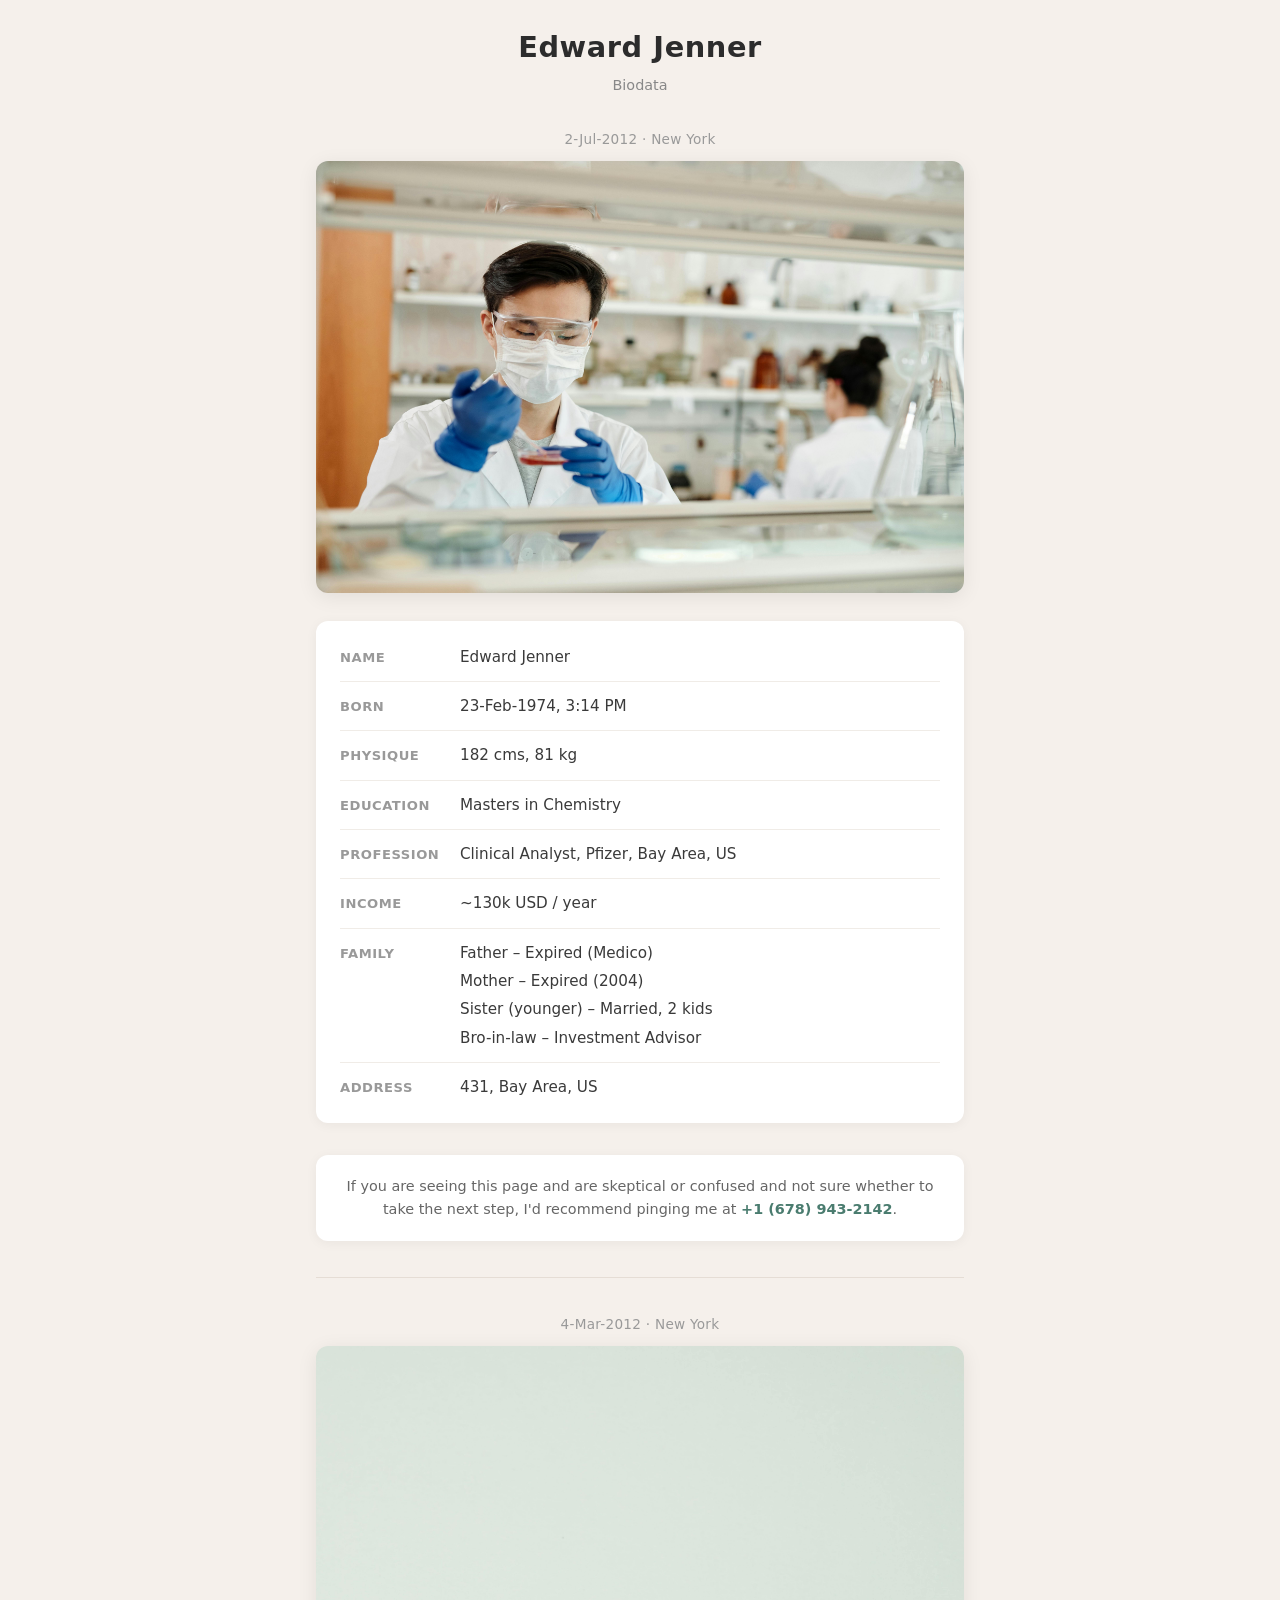
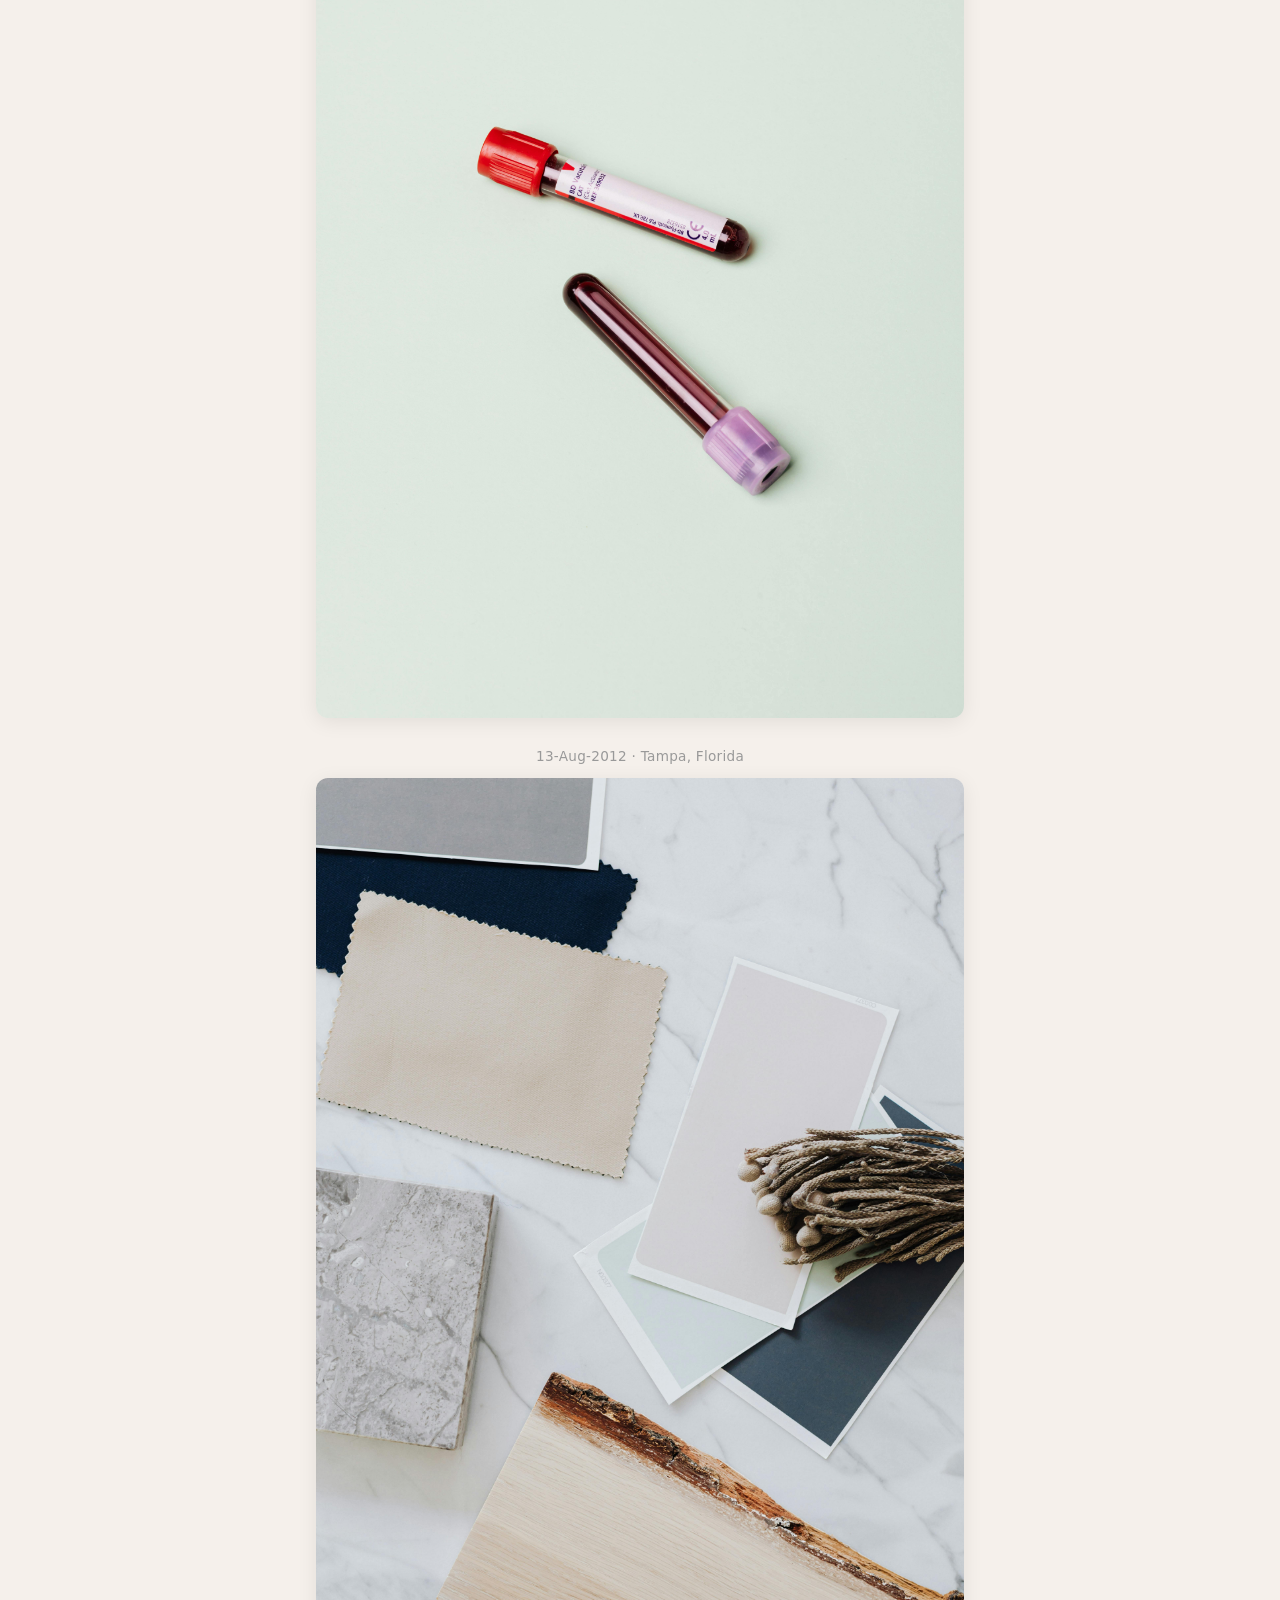
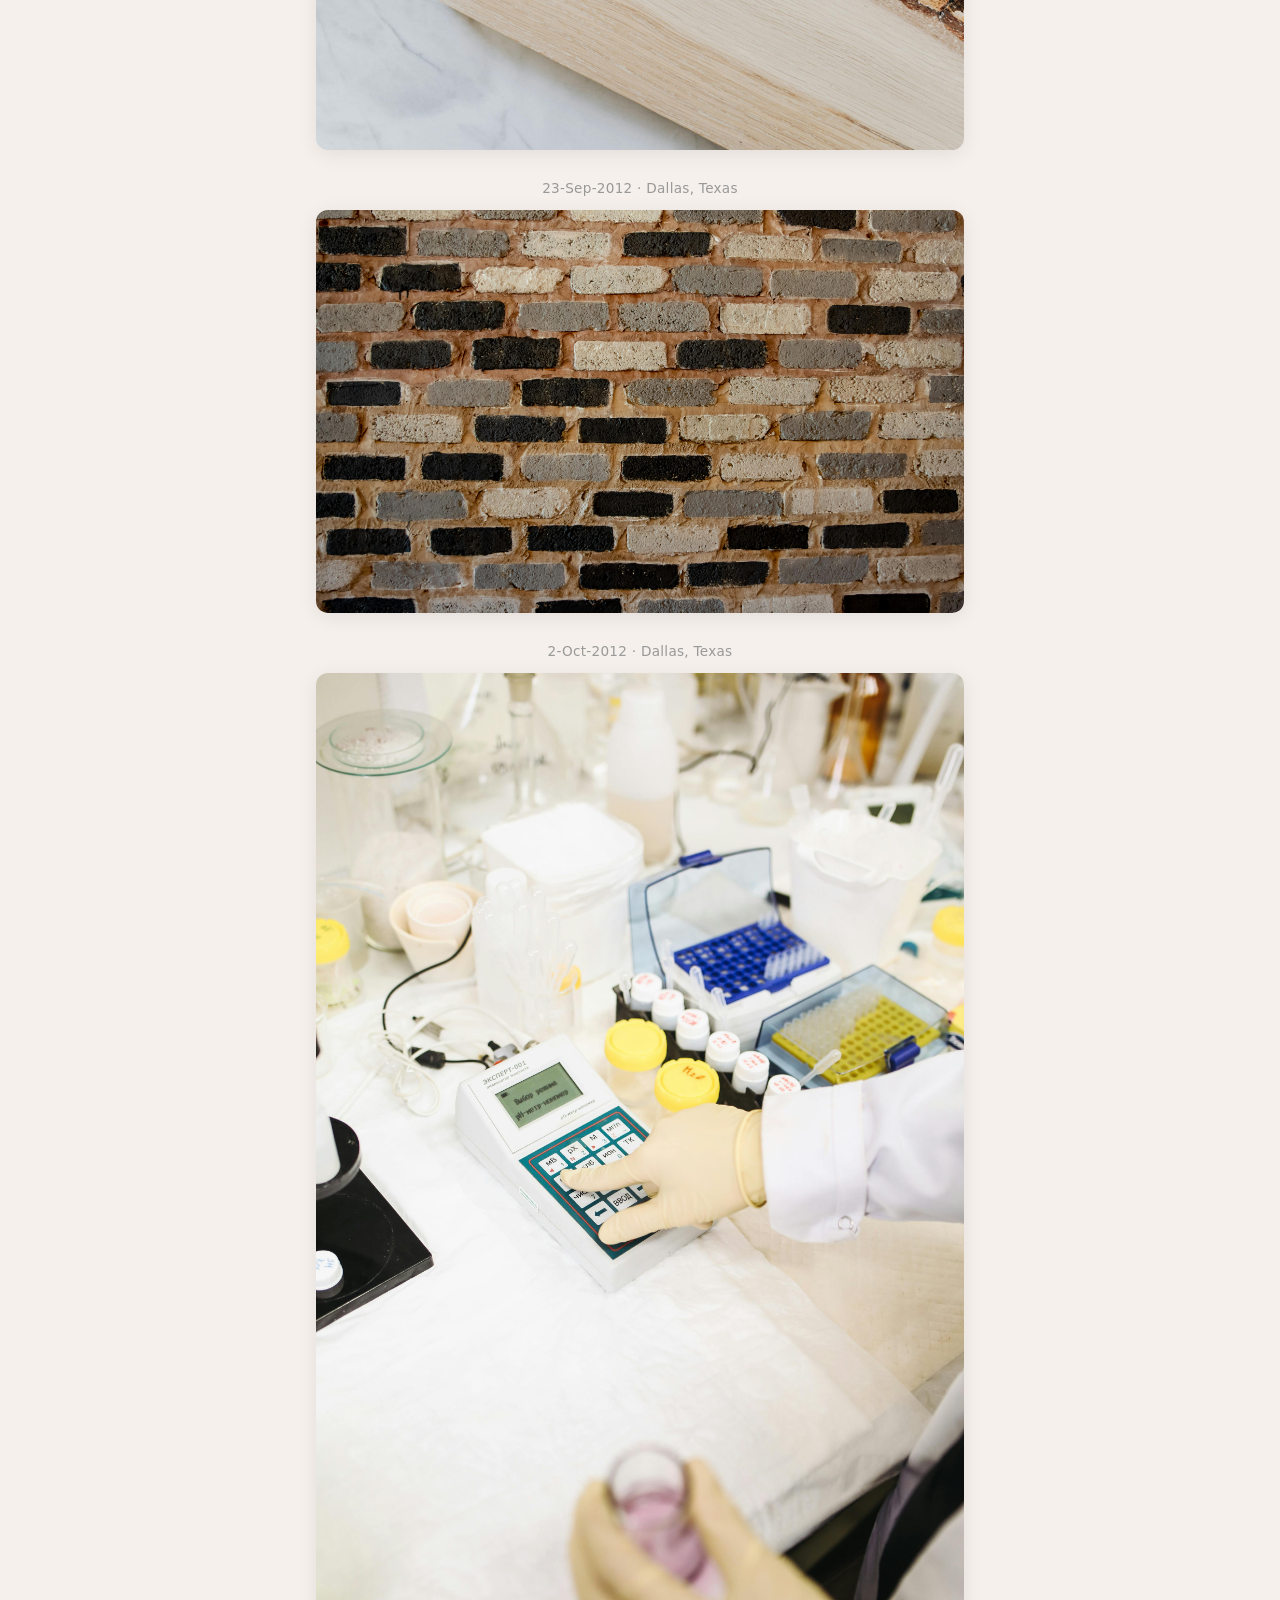
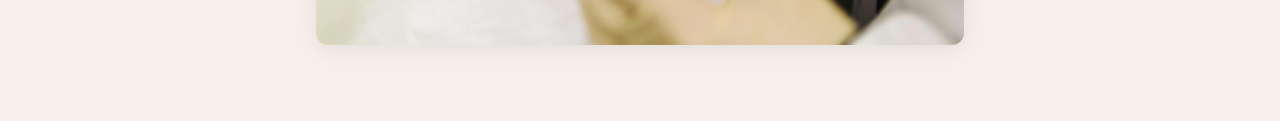
<file: biodata/index.html>
<!DOCTYPE html>
<html lang="en">
<head>
  <meta charset="UTF-8">
  <meta name="viewport" content="width=device-width, initial-scale=1.0">
  <title>Biodata - Edward Jenner</title>
  <style>
    *, *::before, *::after {
      box-sizing: border-box;
      margin: 0;
      padding: 0;
    }

    body {
      font-family: 'Segoe UI', system-ui, -apple-system, sans-serif;
      background: #f5f0eb;
      color: #3a3a3a;
      line-height: 1.6;
    }

    .container {
      max-width: 680px;
      margin: 0 auto;
      padding: 24px 16px 48px;
    }

    .header {
      text-align: center;
      margin-bottom: 32px;
    }

    .header h1 {
      font-size: 1.8rem;
      font-weight: 600;
      color: #2c2c2c;
      letter-spacing: 0.02em;
    }

    .header .subtitle {
      font-size: 0.9rem;
      color: #888;
      margin-top: 4px;
    }

    .profile-photo {
      width: 100%;
      border-radius: 12px;
      overflow: hidden;
      margin-bottom: 28px;
      box-shadow: 0 4px 20px rgba(0,0,0,0.08);
    }

    .profile-photo img {
      width: 100%;
      height: auto;
      display: block;
    }

    .info-card {
      background: #fff;
      border-radius: 12px;
      padding: 24px;
      margin-bottom: 28px;
      box-shadow: 0 2px 12px rgba(0,0,0,0.05);
    }

    .info-row {
      display: flex;
      padding: 12px 0;
      border-bottom: 1px solid #f0ece7;
    }

    .info-row:last-child {
      border-bottom: none;
      padding-bottom: 0;
    }

    .info-row:first-child {
      padding-top: 0;
    }

    .info-label {
      flex: 0 0 120px;
      font-size: 0.82rem;
      font-weight: 600;
      color: #999;
      text-transform: uppercase;
      letter-spacing: 0.04em;
      padding-top: 2px;
    }

    .info-value {
      flex: 1;
      font-size: 0.95rem;
      color: #3a3a3a;
    }

    .info-value .family-item {
      margin-bottom: 4px;
    }

    .info-value .family-item:last-child {
      margin-bottom: 0;
    }

    .photo-section {
      margin-bottom: 28px;
    }

    .photo-section .caption {
      font-size: 0.85rem;
      color: #999;
      text-align: center;
      margin-bottom: 10px;
      font-weight: 500;
      letter-spacing: 0.02em;
    }

    .photo-section .photo-frame {
      width: 100%;
      border-radius: 12px;
      overflow: hidden;
      box-shadow: 0 4px 20px rgba(0,0,0,0.08);
    }

    .photo-section .photo-frame img {
      width: 100%;
      height: auto;
      display: block;
    }

    .note {
      background: #fff;
      border-radius: 12px;
      padding: 20px 24px;
      margin-top: 32px;
      box-shadow: 0 2px 12px rgba(0,0,0,0.05);
      text-align: center;
      font-size: 0.9rem;
      color: #666;
    }

    .note a {
      color: #4a7c6f;
      text-decoration: none;
      font-weight: 600;
    }

    .note a:hover {
      text-decoration: underline;
    }

    .divider {
      height: 1px;
      background: #e5ddd5;
      margin: 36px 0;
    }

    @media (max-width: 480px) {
      .container {
        padding: 16px 12px 40px;
      }

      .header h1 {
        font-size: 1.5rem;
      }

      .info-card {
        padding: 16px;
      }

      .info-row {
        flex-direction: column;
        padding: 10px 0;
      }

      .info-label {
        flex: none;
        margin-bottom: 2px;
        font-size: 0.75rem;
      }

      .info-value {
        font-size: 0.9rem;
      }
    }
  </style>
</head>
<body>
  <div class="container">

    <div class="header">
      <h1>Edward Jenner</h1>
      <div class="subtitle">Biodata</div>
    </div>

    <div class="photo-section">
      <div class="caption">2-Jul-2012 &middot; New York</div>
      <div class="photo-frame">
        <img src="images/pexels-edward-jenner-4033148.jpg" alt="Edward Jenner">
      </div>
    </div>

    <div class="info-card">
      <div class="info-row">
        <div class="info-label">Name</div>
        <div class="info-value">Edward Jenner</div>
      </div>
      <div class="info-row">
        <div class="info-label">Born</div>
        <div class="info-value">23-Feb-1974, 3:14 PM</div>
      </div>
      <div class="info-row">
        <div class="info-label">Physique</div>
        <div class="info-value">182 cms, 81 kg</div>
      </div>
      <div class="info-row">
        <div class="info-label">Education</div>
        <div class="info-value">Masters in Chemistry</div>
      </div>
      <div class="info-row">
        <div class="info-label">Profession</div>
        <div class="info-value">Clinical Analyst, Pfizer, Bay Area, US</div>
      </div>
      <div class="info-row">
        <div class="info-label">Income</div>
        <div class="info-value">~130k USD / year</div>
      </div>
      <div class="info-row">
        <div class="info-label">Family</div>
        <div class="info-value">
          <div class="family-item">Father &ndash; Expired (Medico)</div>
          <div class="family-item">Mother &ndash; Expired (2004)</div>
          <div class="family-item">Sister (younger) &ndash; Married, 2 kids</div>
          <div class="family-item">Bro-in-law &ndash; Investment Advisor</div>
        </div>
      </div>
      <div class="info-row">
        <div class="info-label">Address</div>
        <div class="info-value">431, Bay Area, US</div>
      </div>
    </div>

    <div class="note">
      If you are seeing this page and are skeptical or confused and not sure whether to take the next step, I'd recommend pinging me at
      <a href="tel:+16789432142">+1 (678) 943-2142</a>.
    </div>

    <div class="divider"></div>

    <div class="photo-section">
      <div class="caption">4-Mar-2012 &middot; New York</div>
      <div class="photo-frame">
        <img src="images/pexels-karola-g-4047150.jpg" alt="New York, Mar 2012">
      </div>
    </div>

    <div class="photo-section">
      <div class="caption">13-Aug-2012 &middot; Tampa, Florida</div>
      <div class="photo-frame">
        <img src="images/pexels-karola-g-4968698.jpg" alt="Tampa, Florida, Aug 2012">
      </div>
    </div>

    <div class="photo-section">
      <div class="caption">23-Sep-2012 &middot; Dallas, Texas</div>
      <div class="photo-frame">
        <img src="images/pexels-magda-ehlers-pexels-3735605.jpg" alt="Dallas, Texas, Sep 2012">
      </div>
    </div>

    <div class="photo-section">
      <div class="caption">2-Oct-2012 &middot; Dallas, Texas</div>
      <div class="photo-frame">
        <img src="images/pexels-polina-tankilevitch-3735707.jpg" alt="Dallas, Texas, Oct 2012">
      </div>
    </div>

  </div>
</body>
</html>
</file>
